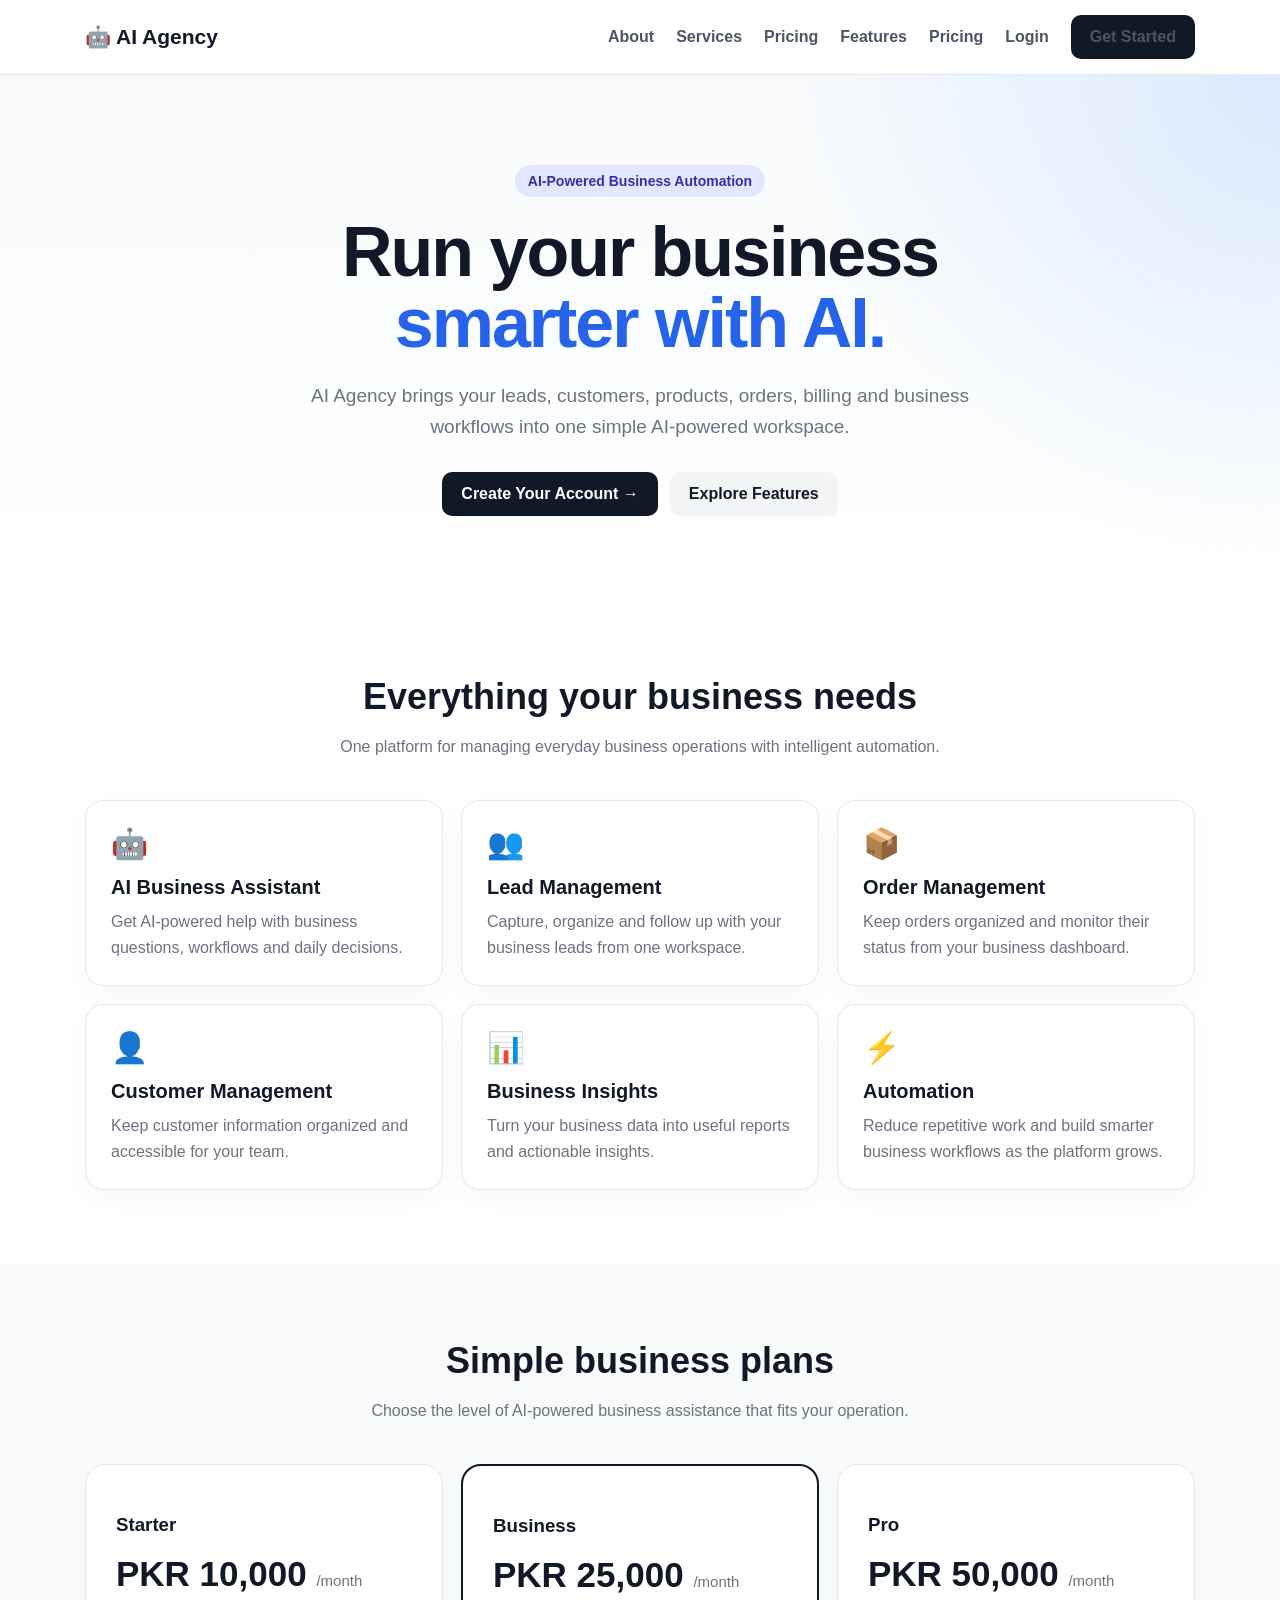
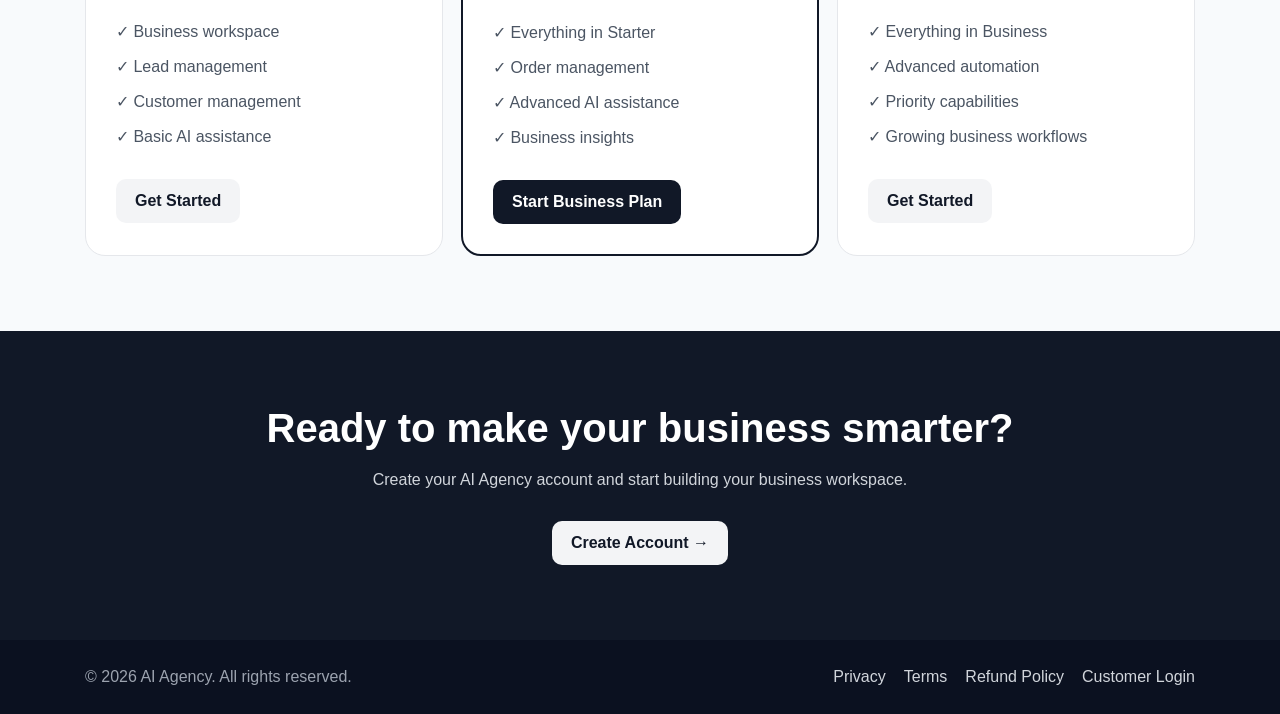
<file: templates/index.html>
<!doctype html>
<html lang="en">
<head>
    <meta charset="utf-8">

    <meta name="viewport"
          content="width=device-width,initial-scale=1,viewport-fit=cover">

    <meta name="description"
          content="AI Agency helps businesses manage leads, customers, orders and workflows with AI-powered business automation.">

    <meta name="theme-color" content="#111827">

    <link rel="manifest" href="/static/manifest.json">

    <title>AI Agency — AI Business Automation</title>

    <style>
        *{box-sizing:border-box}

        html{scroll-behavior:smooth}

        body{
            margin:0;
            font-family:Arial,Helvetica,sans-serif;
            color:#111827;
            background:#fff;
        }

        a{text-decoration:none}

        .nav{
            position:sticky;
            top:0;
            z-index:50;
            background:#ffffffee;
            backdrop-filter:blur(12px);
            border-bottom:1px solid #e5e7eb;
        }

        .nav-inner{
            max-width:1150px;
            margin:auto;
            padding:15px 20px;
            display:flex;
            align-items:center;
            justify-content:space-between;
        }

        .brand{
            color:#111827;
            font-size:21px;
            font-weight:900;
        }

        .nav-links{
            display:flex;
            align-items:center;
            gap:22px;
        }

        .nav-links a{
            color:#4b5563;
            font-weight:600;
        }

        .btn{
            display:inline-block;
            padding:13px 19px;
            border-radius:10px;
            font-weight:800;
            transition:.2s;
        }

        .btn-primary{
            color:white;
            background:#111827;
        }

        .btn-secondary{
            color:#111827;
            background:#f3f4f6;
        }

        .hero{
            background:
                radial-gradient(circle at top right,#dbeafe,transparent 35%),
                linear-gradient(180deg,#f8fafc,#fff);
        }

        .hero-inner{
            max-width:1150px;
            margin:auto;
            padding:90px 20px 85px;
            text-align:center;
        }

        .badge{
            display:inline-block;
            padding:8px 13px;
            border-radius:999px;
            background:#e0e7ff;
            color:#3730a3;
            font-size:14px;
            font-weight:800;
            margin-bottom:20px;
        }

        .hero h1{
            max-width:850px;
            margin:0 auto 20px;
            font-size:clamp(38px,7vw,70px);
            line-height:1.02;
            letter-spacing:-2px;
        }

        .hero h1 span{
            color:#2563eb;
        }

        .hero p{
            max-width:700px;
            margin:0 auto 30px;
            color:#6b7280;
            font-size:19px;
            line-height:1.65;
        }

        .hero-actions{
            display:flex;
            justify-content:center;
            gap:12px;
            flex-wrap:wrap;
        }

        .section{
            max-width:1150px;
            margin:auto;
            padding:75px 20px;
        }

        .section-heading{
            text-align:center;
            max-width:700px;
            margin:0 auto 40px;
        }

        .section-heading h2{
            margin:0 0 12px;
            font-size:36px;
        }

        .section-heading p{
            color:#6b7280;
            line-height:1.6;
        }

        .grid{
            display:grid;
            grid-template-columns:repeat(3,1fr);
            gap:18px;
        }

        .card{
            padding:25px;
            border:1px solid #e5e7eb;
            border-radius:18px;
            background:white;
            box-shadow:0 8px 30px #00000008;
        }

        .icon{
            font-size:30px;
            margin-bottom:15px;
        }

        .card h3{
            margin:0 0 10px;
            font-size:20px;
        }

        .card p{
            color:#6b7280;
            line-height:1.6;
            margin:0;
        }

        .pricing{
            background:#f8fafc;
        }

        .price-card{
            border:1px solid #e5e7eb;
            border-radius:20px;
            background:white;
            padding:30px;
        }

        .price-card.featured{
            border:2px solid #111827;
        }

        .price{
            font-size:35px;
            font-weight:900;
            margin:15px 0;
        }

        .price small{
            font-size:15px;
            color:#6b7280;
            font-weight:500;
        }

        .price-list{
            list-style:none;
            padding:0;
            margin:20px 0 25px;
        }

        .price-list li{
            padding:8px 0;
            color:#4b5563;
        }

        .cta{
            background:#111827;
            color:white;
            text-align:center;
        }

        .cta-inner{
            max-width:800px;
            margin:auto;
            padding:75px 20px;
        }

        .cta h2{
            font-size:40px;
            margin:0 0 15px;
        }

        .cta p{
            color:#d1d5db;
            line-height:1.6;
            margin-bottom:28px;
        }

        footer{
            background:#0b1120;
            color:#9ca3af;
        }

        .footer-inner{
            max-width:1150px;
            margin:auto;
            padding:28px 20px;
            display:flex;
            justify-content:space-between;
            gap:20px;
            flex-wrap:wrap;
        }

        .footer-links{
            display:flex;
            gap:18px;
            flex-wrap:wrap;
        }

        .footer-links a{
            color:#d1d5db;
        }

        @media(max-width:800px){
            .nav-links a:not(.btn){
                display:none;
            }

            .grid{
                grid-template-columns:1fr;
            }

            .hero-inner{
                padding:65px 18px;
            }

            .section{
                padding:60px 18px;
            }

            .cta h2{
                font-size:32px;
            }
        }
    </style>
</head>

<body>

<nav class="nav">
    <div class="nav-inner">

        <a class="brand" href="/">🤖 AI Agency</a>

        <div class="nav-links">
            <a href="/about">About</a>
<a href="/services">Services</a>
<a href="/pricing">Pricing</a>
<a href="#features">Features</a>
            <a href="#pricing">Pricing</a>
            <a href="/customer-login">Login</a>
            <a class="btn btn-primary" href="/signup">Get Started</a>
        </div>

    </div>
</nav>

<section class="hero">
    <div class="hero-inner">

        <div class="badge">AI-Powered Business Automation</div>

        <h1>
            Run your business
            <span>smarter with AI.</span>
        </h1>

        <p>
            AI Agency brings your leads, customers, products, orders,
            billing and business workflows into one simple AI-powered
            workspace.
        </p>

        <div class="hero-actions">
            <a class="btn btn-primary" href="/signup">
                Create Your Account →
            </a>

            <a class="btn btn-secondary" href="#features">
                Explore Features
            </a>
        </div>

    </div>
</section>

<section class="section" id="features">

    <div class="section-heading">
        <h2>Everything your business needs</h2>
        <p>
            One platform for managing everyday business operations
            with intelligent automation.
        </p>
    </div>

    <div class="grid">

        <div class="card">
            <div class="icon">🤖</div>
            <h3>AI Business Assistant</h3>
            <p>
                Get AI-powered help with business questions,
                workflows and daily decisions.
            </p>
        </div>

        <div class="card">
            <div class="icon">👥</div>
            <h3>Lead Management</h3>
            <p>
                Capture, organize and follow up with your business
                leads from one workspace.
            </p>
        </div>

        <div class="card">
            <div class="icon">📦</div>
            <h3>Order Management</h3>
            <p>
                Keep orders organized and monitor their status
                from your business dashboard.
            </p>
        </div>

        <div class="card">
            <div class="icon">👤</div>
            <h3>Customer Management</h3>
            <p>
                Keep customer information organized and accessible
                for your team.
            </p>
        </div>

        <div class="card">
            <div class="icon">📊</div>
            <h3>Business Insights</h3>
            <p>
                Turn your business data into useful reports and
                actionable insights.
            </p>
        </div>

        <div class="card">
            <div class="icon">⚡</div>
            <h3>Automation</h3>
            <p>
                Reduce repetitive work and build smarter business
                workflows as the platform grows.
            </p>
        </div>

    </div>

</section>

<section class="pricing" id="pricing">

    <div class="section">

        <div class="section-heading">
            <h2>Simple business plans</h2>
            <p>
                Choose the level of AI-powered business assistance
                that fits your operation.
            </p>
        </div>

        <div class="grid">

            <div class="price-card">
                <h3>Starter</h3>

                <div class="price">
                    PKR 10,000
                    <small>/month</small>
                </div>

                <ul class="price-list">
                    <li>✓ Business workspace</li>
                    <li>✓ Lead management</li>
                    <li>✓ Customer management</li>
                    <li>✓ Basic AI assistance</li>
                </ul>

                <a class="btn btn-secondary" href="/signup">
                    Get Started
                </a>
            </div>

            <div class="price-card featured">
                <h3>Business</h3>

                <div class="price">
                    PKR 25,000
                    <small>/month</small>
                </div>

                <ul class="price-list">
                    <li>✓ Everything in Starter</li>
                    <li>✓ Order management</li>
                    <li>✓ Advanced AI assistance</li>
                    <li>✓ Business insights</li>
                </ul>

                <a class="btn btn-primary" href="/signup">
                    Start Business Plan
                </a>
            </div>

            <div class="price-card">
                <h3>Pro</h3>

                <div class="price">
                    PKR 50,000
                    <small>/month</small>
                </div>

                <ul class="price-list">
                    <li>✓ Everything in Business</li>
                    <li>✓ Advanced automation</li>
                    <li>✓ Priority capabilities</li>
                    <li>✓ Growing business workflows</li>
                </ul>

                <a class="btn btn-secondary" href="/signup">
                    Get Started
                </a>
            </div>

        </div>

    </div>

</section>

<section class="cta">

    <div class="cta-inner">

        <h2>Ready to make your business smarter?</h2>

        <p>
            Create your AI Agency account and start building your
            business workspace.
        </p>

        <a class="btn btn-secondary" href="/signup">
            Create Account →
        </a>

    </div>

</section>

<footer>

    <div class="footer-inner">

        <div>
            © 2026 AI Agency. All rights reserved.
        </div>

        <div class="footer-links">
            <a href="/privacy">Privacy</a>
            <a href="/terms">Terms</a>
            <a href="/refund-policy">Refund Policy</a>
            <a href="/customer-login">Customer Login</a>
        </div>

    </div>

</footer>

<script>
if ("serviceWorker" in navigator) {
    window.addEventListener("load", function () {
        navigator.serviceWorker.register("/service-worker.js")
            .catch(function () {});
    });
}
</script>

</body>
</html>
</file>
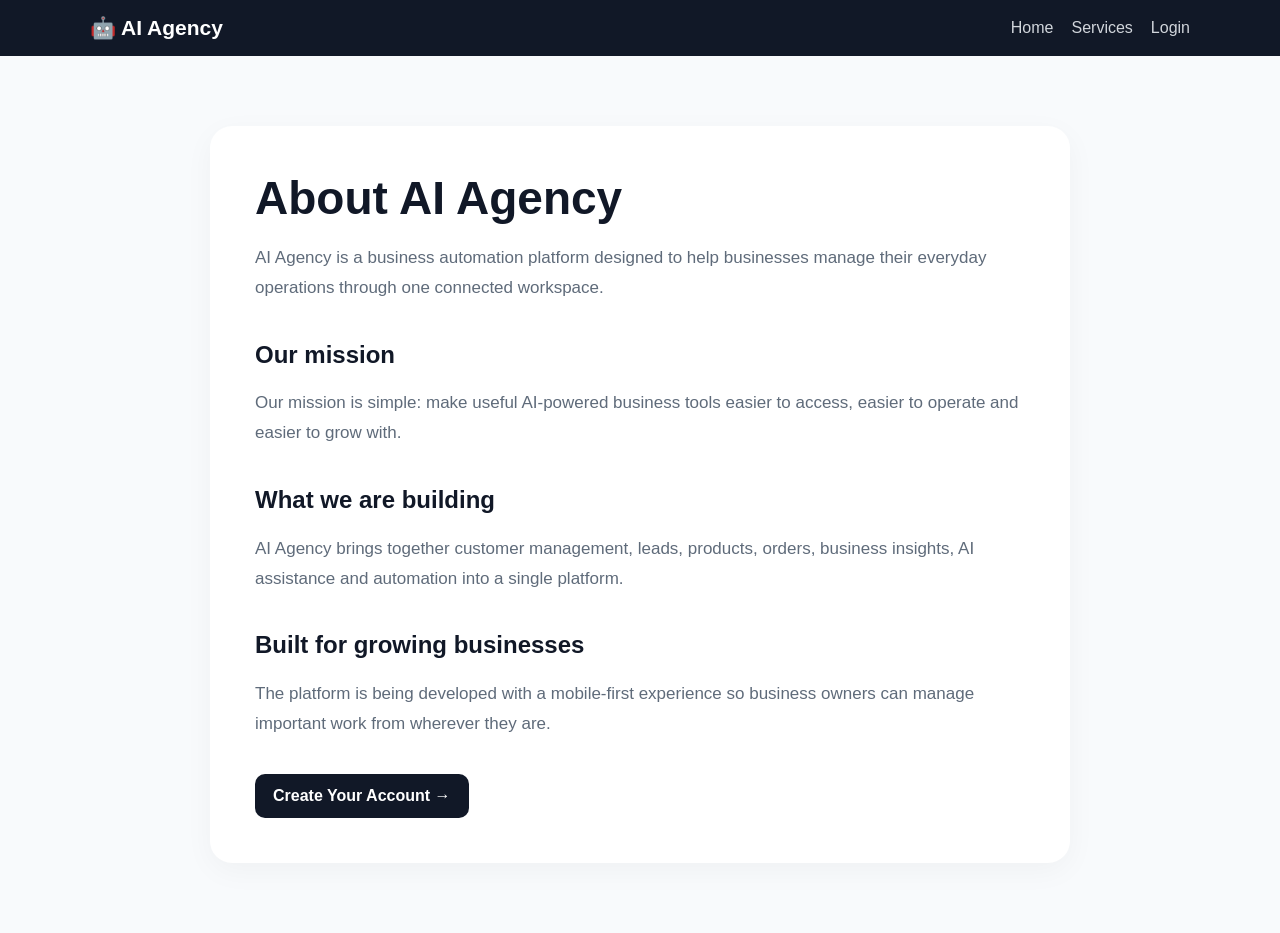
<file: templates/about.html>
<!doctype html>
<html lang="en">
<head>
<meta charset="utf-8">
<meta name="viewport" content="width=device-width,initial-scale=1">
<meta name="description"
content="Learn about AI Agency and our mission to simplify business operations with AI.">
<title>About AI Agency</title>
<style>
*{box-sizing:border-box}
body{margin:0;font-family:Arial,sans-serif;color:#111827;background:#f8fafc}
nav{background:#111827;padding:16px 20px}
.nav{max-width:1100px;margin:auto;display:flex;justify-content:space-between;align-items:center}
.brand{color:white;font-size:21px;font-weight:900;text-decoration:none}
.links{display:flex;gap:18px;align-items:center}
.links a{color:#d1d5db;text-decoration:none}
main{max-width:900px;margin:auto;padding:70px 20px}
.hero{background:white;padding:45px;border-radius:22px;box-shadow:0 8px 30px #0000000a}
h1{font-size:46px;margin:0 0 18px}
h2{margin-top:38px}
p{color:#5f6b7a;line-height:1.75;font-size:17px}
.cta{display:inline-block;margin-top:18px;padding:13px 18px;
background:#111827;color:white;border-radius:10px;text-decoration:none;font-weight:800}
@media(max-width:600px){h1{font-size:36px}.hero{padding:28px}}
</style>
</head>
<body>
<nav>
<div class="nav">
<a class="brand" href="/">🤖 AI Agency</a>
<div class="links">
<a href="/">Home</a>
<a href="/services">Services</a>
<a href="/customer-login">Login</a>
</div>
</div>
</nav>

<main>
<section class="hero">
<h1>About AI Agency</h1>

<p>
AI Agency is a business automation platform designed to help businesses
manage their everyday operations through one connected workspace.
</p>

<h2>Our mission</h2>
<p>
Our mission is simple: make useful AI-powered business tools easier to
access, easier to operate and easier to grow with.
</p>

<h2>What we are building</h2>
<p>
AI Agency brings together customer management, leads, products, orders,
business insights, AI assistance and automation into a single platform.
</p>

<h2>Built for growing businesses</h2>
<p>
The platform is being developed with a mobile-first experience so business
owners can manage important work from wherever they are.
</p>

<a class="cta" href="/signup">Create Your Account →</a>
</section>
</main>
</body>
</html>
</file>
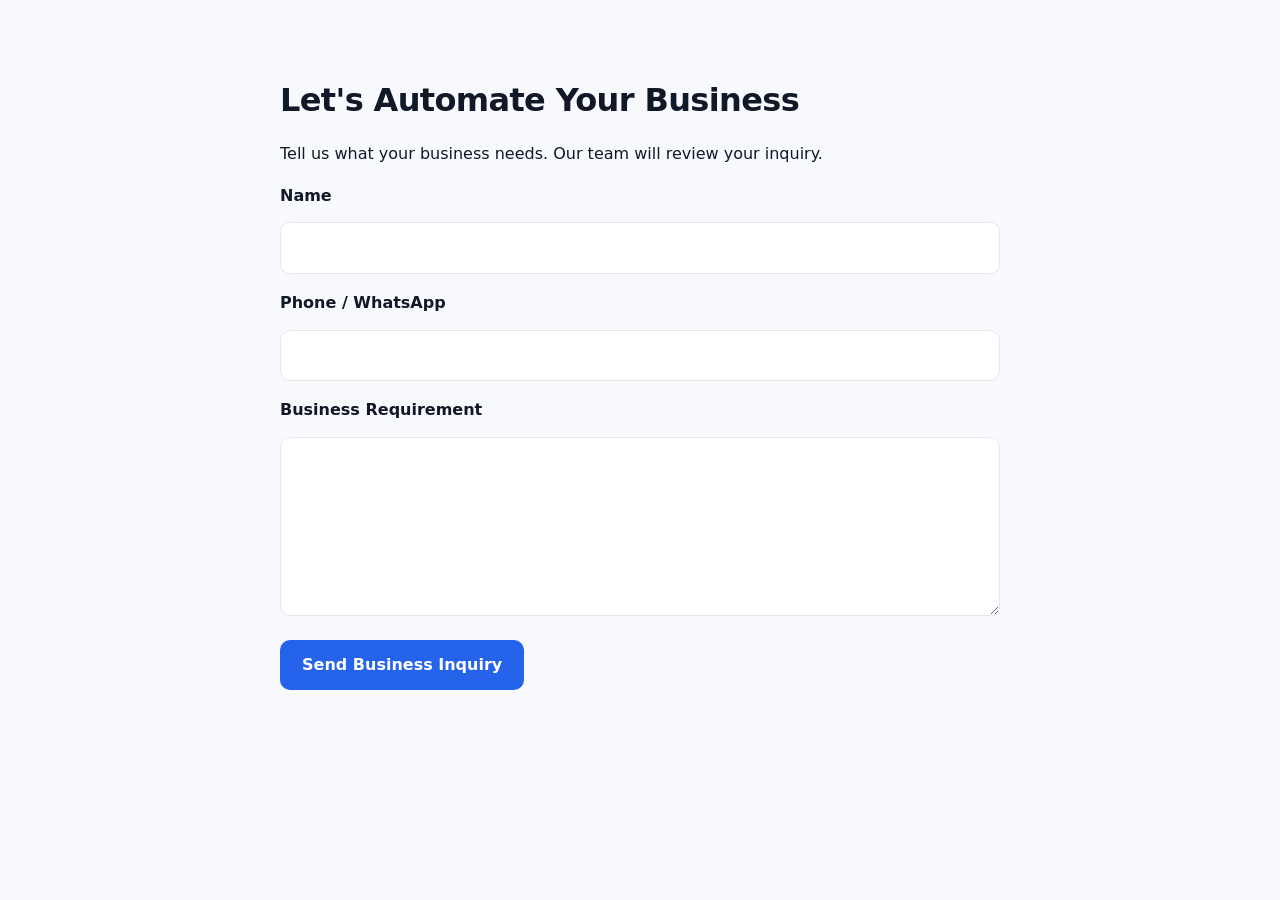
<file: templates/contact.html>
<!doctype html>
<html lang="en">
<head>
    <meta charset="utf-8">
    <meta name="viewport" content="width=device-width,initial-scale=1">
    <title>Contact AI Agency</title>
    <meta name="description" content="Contact AI Agency for AI business automation, customer management and business solutions.">
    <link rel="stylesheet" href="/static/style.css">
</head>
<body>
<main style="max-width:760px;margin:40px auto;padding:20px">
    <h1>Let's Automate Your Business</h1>
    <p>Tell us what your business needs. Our team will review your inquiry.</p>

    <form id="contactForm">
        <label>Name</label><br>
        <input id="name" required maxlength="120"
               style="width:100%;padding:12px;margin:8px 0 16px">

        <label>Phone / WhatsApp</label><br>
        <input id="phone" maxlength="50"
               style="width:100%;padding:12px;margin:8px 0 16px">

        <label>Business Requirement</label><br>
        <textarea id="message" required maxlength="500" rows="6"
                  style="width:100%;padding:12px;margin:8px 0 16px"></textarea>

        <button type="submit" style="padding:12px 22px">
            Send Business Inquiry
        </button>
    </form>

    <p id="result"></p>
</main>

<script>
function getCookie(name) {
    const value = document.cookie.split("; ").find(row => row.startsWith(name + "="));
    return value ? decodeURIComponent(value.split("=")[1]) : "";
}

document.getElementById("contactForm").addEventListener("submit", async function(e) {
    e.preventDefault();

    const result = document.getElementById("result");
    result.textContent = "Sending...";

    const response = await fetch("/contact", {
        method: "POST",
        headers: {
            "Content-Type": "application/json",
            "X-CSRF-Token": getCookie("ai_agency_csrf")
        },
        body: JSON.stringify({
            name: document.getElementById("name").value.trim(),
            phone: document.getElementById("phone").value.trim(),
            message: document.getElementById("message").value.trim()
        })
    });

    const data = await response.json();

    if (response.ok) {
        result.textContent = "Thank you! Your business inquiry has been received.";
        document.getElementById("contactForm").reset();
    } else {
        result.textContent = data.error || "Unable to send inquiry.";
    }
});
</script>
</body>
</html>
</file>
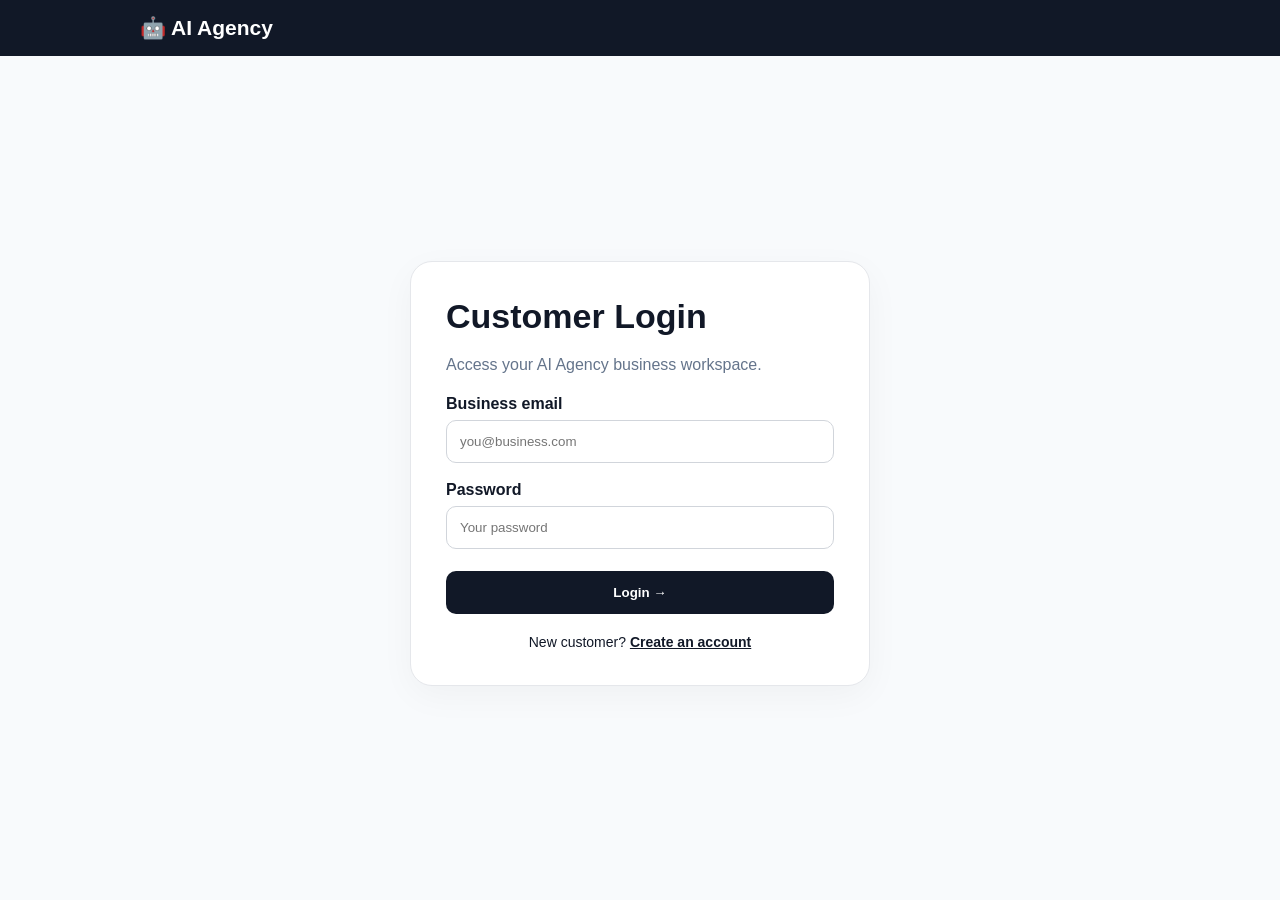
<file: templates/customer_login.html>
<!doctype html>
<html lang="en">
<head>
<meta charset="utf-8">
<meta name="viewport" content="width=device-width,initial-scale=1">

<meta name="description"
content="Customer login for AI Agency business platform.">

<title>Customer Login — AI Agency</title>

<style>
*{box-sizing:border-box}

body{
    margin:0;
    font-family:Arial,Helvetica,sans-serif;
    background:#f8fafc;
    color:#111827;
}

nav{
    background:#111827;
    padding:16px 20px;
}

.nav{
    max-width:1000px;
    margin:auto;
}

.brand{
    color:white;
    text-decoration:none;
    font-size:21px;
    font-weight:900;
}

main{
    min-height:calc(100vh - 65px);
    display:flex;
    align-items:center;
    justify-content:center;
    padding:30px 20px;
}

.card{
    width:100%;
    max-width:460px;
    background:white;
    border:1px solid #e5e7eb;
    border-radius:22px;
    padding:35px;
    box-shadow:0 10px 35px #0000000a;
}

h1{
    margin:0 0 12px;
    font-size:34px;
}

p{
    color:#64748b;
    line-height:1.6;
}

label{
    display:block;
    margin:18px 0 7px;
    font-weight:700;
}

input{
    width:100%;
    padding:13px;
    border:1px solid #d1d5db;
    border-radius:10px;
}

button{
    width:100%;
    margin-top:22px;
    padding:14px;
    border:0;
    border-radius:10px;
    background:#111827;
    color:white;
    font-weight:800;
}

.signup{
    text-align:center;
    margin-top:20px;
    font-size:14px;
}

.signup a{
    color:#111827;
    font-weight:800;
}
</style>
</head>

<body>

<nav>
<div class="nav">
<a class="brand" href="/">🤖 AI Agency</a>
</div>
</nav>

<main>

<section class="card">

<h1>Customer Login</h1>

<p>
Access your AI Agency business workspace.
</p>

<form>

<label for="email">Business email</label>
<input id="email" type="email"
placeholder="you@business.com" autocomplete="email">

<label for="password">Password</label>
<input id="password" type="password"
placeholder="Your password" autocomplete="current-password">

<button type="button"
onclick="alert('Customer authentication will be connected in Phase 3.')">
Login →
</button>

</form>

<div class="signup">
New customer?
<a href="/signup">Create an account</a>
</div>

</section>

</main>

</body>
</html>
</file>
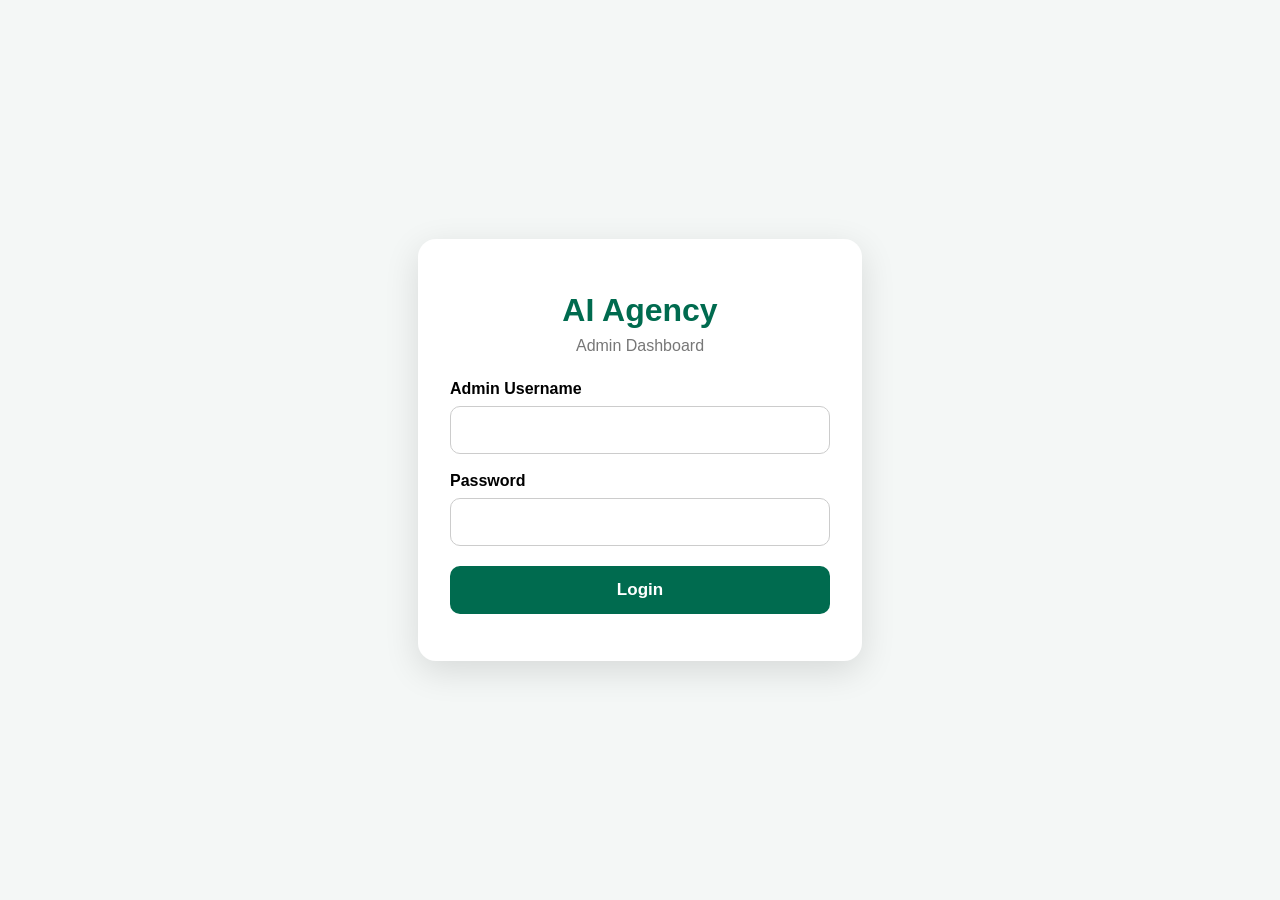
<file: templates/login.html>
<!DOCTYPE html>
<html>
<head>
<meta charset="UTF-8">
<meta name="viewport" content="width=device-width, initial-scale=1.0">
<title>AI Agency - Admin Login</title>
<style>
body{
    margin:0;
    min-height:100vh;
    display:flex;
    align-items:center;
    justify-content:center;
    background:#f4f7f6;
    font-family:Arial,sans-serif;
}
.box{
    width:min(90%,380px);
    background:white;
    padding:32px;
    border-radius:18px;
    box-shadow:0 10px 35px rgba(0,0,0,.12);
}
h1{
    text-align:center;
    color:#006b4f;
    margin-bottom:8px;
}
.sub{
    text-align:center;
    color:#777;
    margin-bottom:25px;
}
label{
    display:block;
    font-weight:bold;
    margin-bottom:8px;
}
input{
    width:100%;
    padding:14px;
    box-sizing:border-box;
    border:1px solid #ccc;
    border-radius:10px;
    font-size:16px;
}
button{
    width:100%;
    margin-top:20px;
    padding:14px;
    border:0;
    border-radius:10px;
    background:#006b4f;
    color:white;
    font-size:17px;
    font-weight:bold;
}
#msg{
    text-align:center;
    margin-top:15px;
    color:#c62828;
}
</style>

<script>
(function () {
    const originalFetch = window.fetch;

    function getCsrfToken() {
        const prefix = "ai_agency_csrf=";
        const item = document.cookie
            .split("; ")
            .find(row => row.startsWith(prefix));

        return item ? decodeURIComponent(item.substring(prefix.length)) : "";
    }

    window.fetch = function (input, init) {
        init = init || {};
        const method = (init.method || "GET").toUpperCase();

        if (["POST", "PUT", "PATCH", "DELETE"].includes(method)) {
            init.headers = new Headers(init.headers || {});
            const token = getCsrfToken();

            if (token) {
                init.headers.set("X-CSRF-Token", token);
            }
        }

        return originalFetch(input, init);
    };
})();
</script>

</head>

<body>

<div class="box">
    <h1>AI Agency</h1>
    <div class="sub">Admin Dashboard</div>

    <form id="loginForm" autocomplete="off">

        <label>Admin Username</label>
        <input id="username" name="username" type="text" autocomplete="username" required>

        <label style="margin-top:18px;">Password</label>
        <input
            id="password"
            name="agency_secure_pass_2026"
            type="password"
            autocomplete="off"
            readonly
            required
        >

        <button type="submit">Login</button>

        <div id="msg"></div>
    </form>
</div>

<script>
const passwordBox = document.getElementById("password");
      setTimeout(function(){ passwordBox.value = ""; }, 500);

passwordBox.addEventListener("focus", function(){
    passwordBox.removeAttribute("readonly");
});

document.getElementById("loginForm").addEventListener("submit", async function(e){
    e.preventDefault();

    const username = document.getElementById("username").value.trim();
      const password = document.getElementById("password").value;
    const msg = document.getElementById("msg");

    msg.textContent = "Logging in...";

    try {
        const response = await fetch("/login", {
            method: "POST",
            headers: {
                "Content-Type": "application/json"
            },
            body: JSON.stringify({
                username: username,
                password: password
            })
        });

        const data = await response.json();

        if (response.ok) {
            window.location.href = "/";
        } else {
            msg.textContent = data.error || "Invalid password.";
        }

    } catch(error) {
        msg.textContent = "Connection error.";
    }
});
</script>

</body>
</html>
</file>
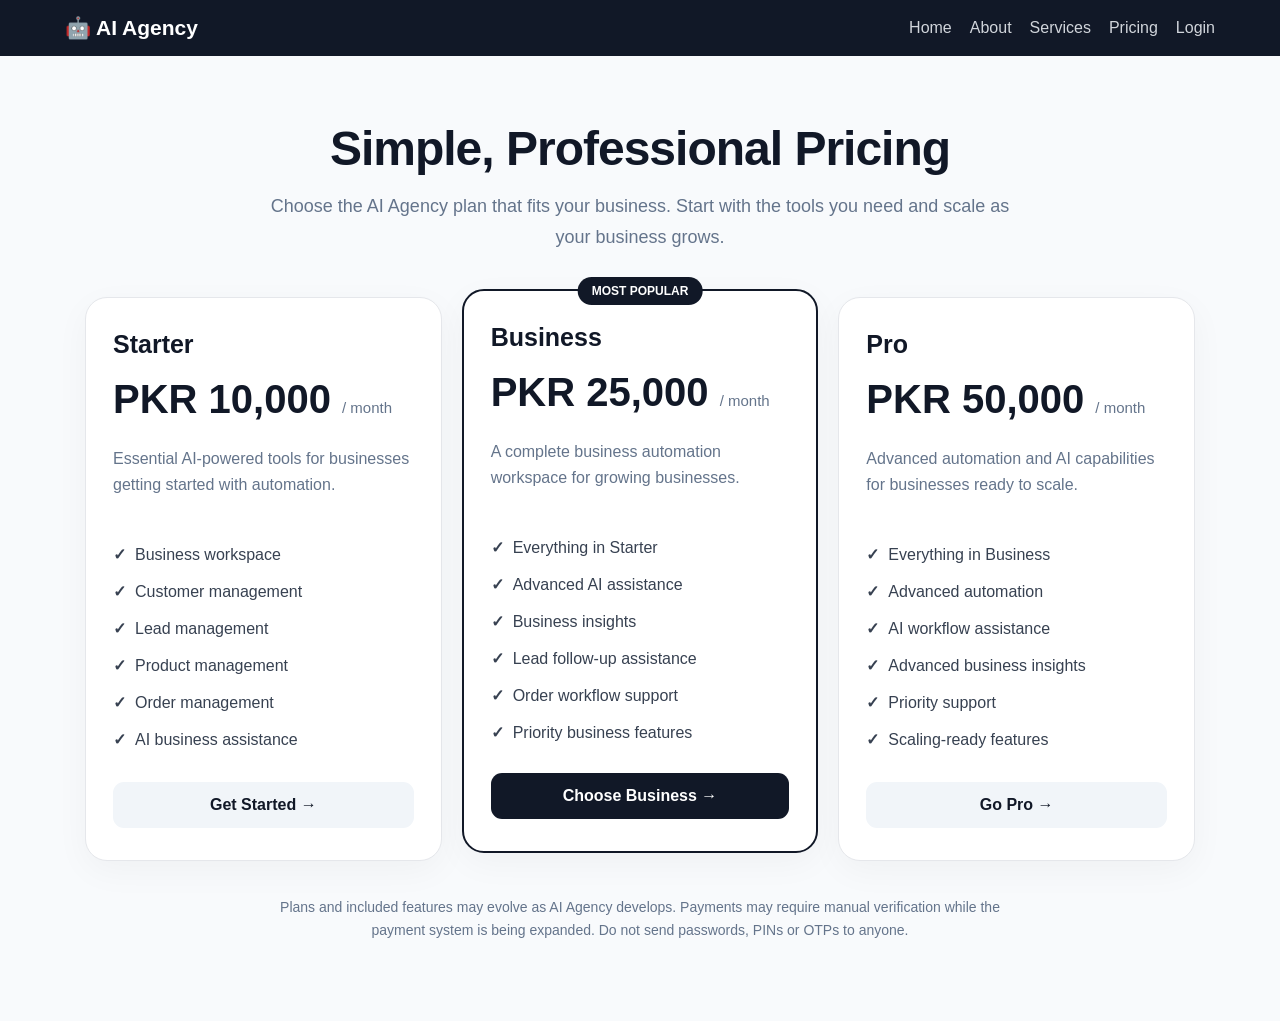
<file: templates/pricing.html>
<!doctype html>
<html lang="en">
<head>
<meta charset="utf-8">
<meta name="viewport" content="width=device-width,initial-scale=1">

<meta name="description"
content="AI Agency pricing plans for business automation, AI assistance,
customer management, leads, orders and business workflows.">

<meta name="robots" content="index,follow">

<title>Pricing — AI Agency</title>

<style>
*{box-sizing:border-box}

body{
    margin:0;
    font-family:Arial,Helvetica,sans-serif;
    color:#111827;
    background:#f8fafc;
}

nav{
    background:#111827;
    padding:16px 20px;
}

.nav{
    max-width:1150px;
    margin:auto;
    display:flex;
    justify-content:space-between;
    align-items:center;
    gap:20px;
}

.brand{
    color:white;
    text-decoration:none;
    font-size:21px;
    font-weight:900;
}

.links{
    display:flex;
    gap:18px;
    align-items:center;
    flex-wrap:wrap;
}

.links a{
    color:#d1d5db;
    text-decoration:none;
}

main{
    max-width:1150px;
    margin:auto;
    padding:65px 20px 80px;
}

.heading{
    text-align:center;
    max-width:760px;
    margin:0 auto 45px;
}

.heading h1{
    font-size:48px;
    margin:0 0 15px;
    letter-spacing:-1px;
}

.heading p{
    color:#64748b;
    font-size:18px;
    line-height:1.7;
    margin:0;
}

.grid{
    display:grid;
    grid-template-columns:repeat(3,1fr);
    gap:20px;
    align-items:stretch;
}

.card{
    position:relative;
    background:white;
    border:1px solid #e5e7eb;
    border-radius:22px;
    padding:32px 27px;
    box-shadow:0 10px 35px #0000000a;
    display:flex;
    flex-direction:column;
}

.card.featured{
    border:2px solid #111827;
    transform:translateY(-8px);
}

.badge{
    position:absolute;
    top:-14px;
    left:50%;
    transform:translateX(-50%);
    background:#111827;
    color:white;
    padding:7px 14px;
    border-radius:999px;
    font-size:12px;
    font-weight:800;
    white-space:nowrap;
}

.plan{
    font-size:25px;
    font-weight:900;
    margin-bottom:10px;
}

.price{
    font-size:40px;
    font-weight:900;
    margin:8px 0;
}

.price span{
    font-size:15px;
    color:#64748b;
    font-weight:500;
}

.description{
    color:#64748b;
    line-height:1.6;
    min-height:52px;
}

ul{
    list-style:none;
    padding:0;
    margin:22px 0;
    flex:1;
}

li{
    padding:9px 0;
    color:#374151;
}

li:before{
    content:"✓";
    font-weight:900;
    margin-right:9px;
}

.button{
    display:block;
    text-align:center;
    text-decoration:none;
    background:#111827;
    color:white;
    padding:14px 18px;
    border-radius:11px;
    font-weight:800;
}

.button.secondary{
    background:#f1f5f9;
    color:#111827;
}

.note{
    text-align:center;
    color:#64748b;
    margin:35px auto 0;
    max-width:750px;
    line-height:1.6;
    font-size:14px;
}

@media(max-width:850px){
    .grid{
        grid-template-columns:1fr;
        max-width:520px;
        margin:auto;
    }

    .card.featured{
        transform:none;
    }

    .heading h1{
        font-size:38px;
    }
}

@media(max-width:600px){
    .nav{
        flex-direction:column;
        align-items:flex-start;
    }

    main{
        padding-top:45px;
    }
}
</style>
</head>

<body>

<nav>
<div class="nav">

<a class="brand" href="/">🤖 AI Agency</a>

<div class="links">
<a href="/">Home</a>
<a href="/about">About</a>
<a href="/services">Services</a>
<a href="/pricing">Pricing</a>
<a href="/customer-login">Login</a>
</div>

</div>
</nav>

<main>

<section class="heading">

<h1>Simple, Professional Pricing</h1>

<p>
Choose the AI Agency plan that fits your business.
Start with the tools you need and scale as your business grows.
</p>

</section>

<section class="grid">

<!-- STARTER -->
<div class="card">

<div class="plan">Starter</div>

<div class="price">
PKR 10,000 <span>/ month</span>
</div>

<p class="description">
Essential AI-powered tools for businesses getting started with automation.
</p>

<ul>
<li>Business workspace</li>
<li>Customer management</li>
<li>Lead management</li>
<li>Product management</li>
<li>Order management</li>
<li>AI business assistance</li>
</ul>

<a class="button secondary" href="/payment?plan=Starter">
Get Started →
</a>

</div>


<!-- BUSINESS -->
<div class="card featured">

<div class="badge">MOST POPULAR</div>

<div class="plan">Business</div>

<div class="price">
PKR 25,000 <span>/ month</span>
</div>

<p class="description">
A complete business automation workspace for growing businesses.
</p>

<ul>
<li>Everything in Starter</li>
<li>Advanced AI assistance</li>
<li>Business insights</li>
<li>Lead follow-up assistance</li>
<li>Order workflow support</li>
<li>Priority business features</li>
</ul>

<a class="button" href="/payment?plan=Business">
Choose Business →
</a>

</div>


<!-- PRO -->
<div class="card">

<div class="plan">Pro</div>

<div class="price">
PKR 50,000 <span>/ month</span>
</div>

<p class="description">
Advanced automation and AI capabilities for businesses ready to scale.
</p>

<ul>
<li>Everything in Business</li>
<li>Advanced automation</li>
<li>AI workflow assistance</li>
<li>Advanced business insights</li>
<li>Priority support</li>
<li>Scaling-ready features</li>
</ul>

<a class="button secondary" href="/payment?plan=Pro">
Go Pro →
</a>

</div>

</section>

<p class="note">
Plans and included features may evolve as AI Agency develops.
Payments may require manual verification while the payment system is being
expanded. Do not send passwords, PINs or OTPs to anyone.
</p>

</main>

</body>
</html>
</file>
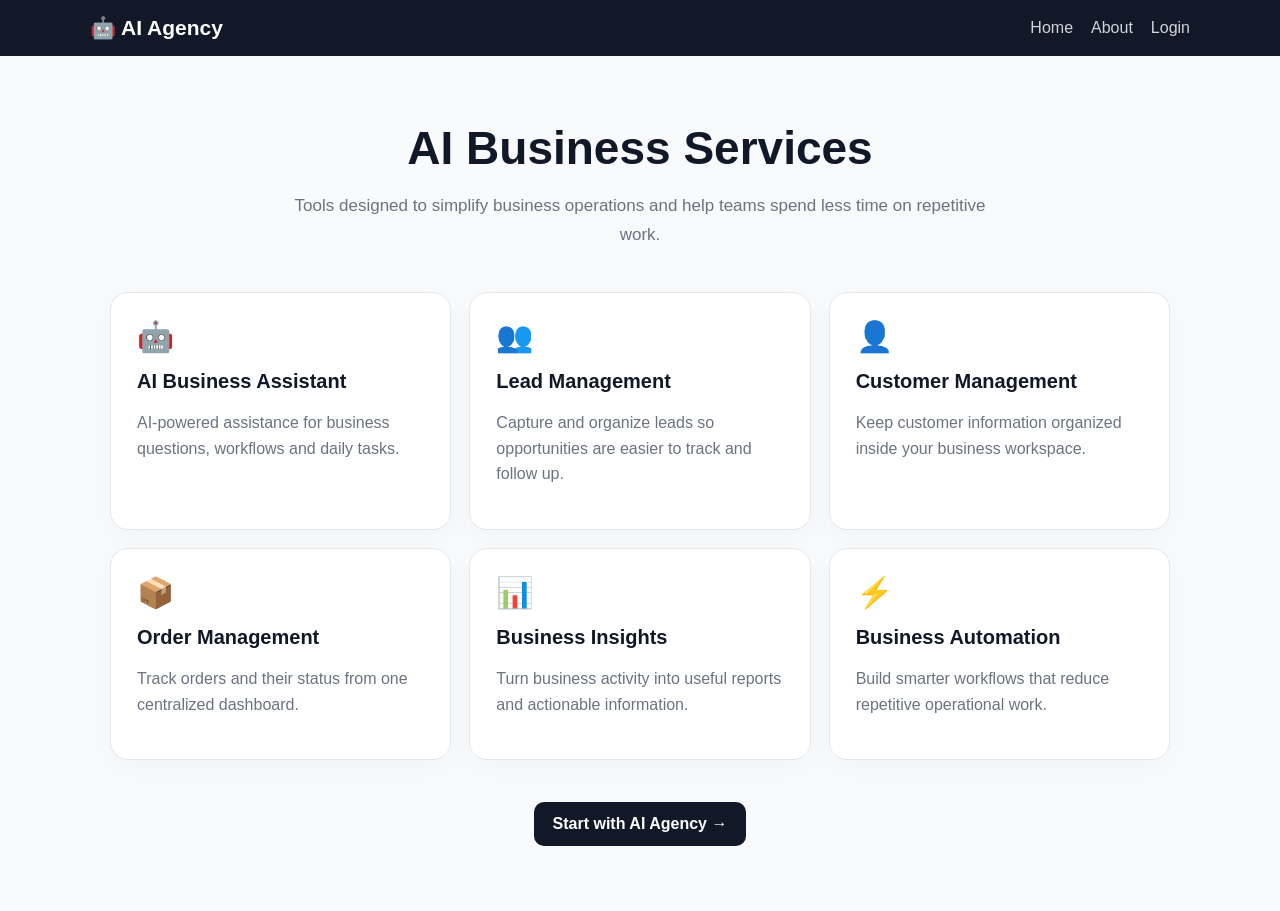
<file: templates/services.html>
<!doctype html>
<html lang="en">
<head>
<meta charset="utf-8">
<meta name="viewport" content="width=device-width,initial-scale=1">
<meta name="description"
content="AI Agency business automation, AI assistance, customer management, leads and orders.">
<title>AI Agency — Services</title>
<style>
*{box-sizing:border-box}
body{margin:0;font-family:Arial,sans-serif;color:#111827;background:#f8fafc}
nav{background:#111827;padding:16px 20px}
.nav{max-width:1100px;margin:auto;display:flex;justify-content:space-between;align-items:center}
.brand{color:white;font-size:21px;font-weight:900;text-decoration:none}
.links{display:flex;gap:18px;align-items:center}
.links a{color:#d1d5db;text-decoration:none}
main{max-width:1100px;margin:auto;padding:65px 20px}
.heading{text-align:center;max-width:720px;margin:0 auto 42px}
.heading h1{font-size:46px;margin:0 0 14px}
.heading p{color:#6b7280;line-height:1.7;font-size:17px}
.grid{display:grid;grid-template-columns:repeat(3,1fr);gap:18px}
.card{background:white;border:1px solid #e5e7eb;border-radius:18px;
padding:26px;box-shadow:0 8px 30px #00000008}
.icon{font-size:30px}
h2{font-size:20px}
.card p{color:#6b7280;line-height:1.6}
.cta{text-align:center;margin-top:42px}
.button{display:inline-block;background:#111827;color:white;padding:13px 19px;
border-radius:10px;text-decoration:none;font-weight:800}
@media(max-width:800px){.grid{grid-template-columns:1fr}.heading h1{font-size:37px}}
</style>
</head>
<body>
<nav>
<div class="nav">
<a class="brand" href="/">🤖 AI Agency</a>
<div class="links">
<a href="/">Home</a>
<a href="/about">About</a>
<a href="/customer-login">Login</a>
</div>
</div>
</nav>

<main>
<div class="heading">
<h1>AI Business Services</h1>
<p>
Tools designed to simplify business operations and help teams spend less
time on repetitive work.
</p>
</div>

<div class="grid">

<div class="card">
<div class="icon">🤖</div>
<h2>AI Business Assistant</h2>
<p>
AI-powered assistance for business questions, workflows and daily tasks.
</p>
</div>

<div class="card">
<div class="icon">👥</div>
<h2>Lead Management</h2>
<p>
Capture and organize leads so opportunities are easier to track and follow up.
</p>
</div>

<div class="card">
<div class="icon">👤</div>
<h2>Customer Management</h2>
<p>
Keep customer information organized inside your business workspace.
</p>
</div>

<div class="card">
<div class="icon">📦</div>
<h2>Order Management</h2>
<p>
Track orders and their status from one centralized dashboard.
</p>
</div>

<div class="card">
<div class="icon">📊</div>
<h2>Business Insights</h2>
<p>
Turn business activity into useful reports and actionable information.
</p>
</div>

<div class="card">
<div class="icon">⚡</div>
<h2>Business Automation</h2>
<p>
Build smarter workflows that reduce repetitive operational work.
</p>
</div>

</div>

<div class="cta">
<a class="button" href="/signup">Start with AI Agency →</a>
</div>
</main>
</body>
</html>
</file>
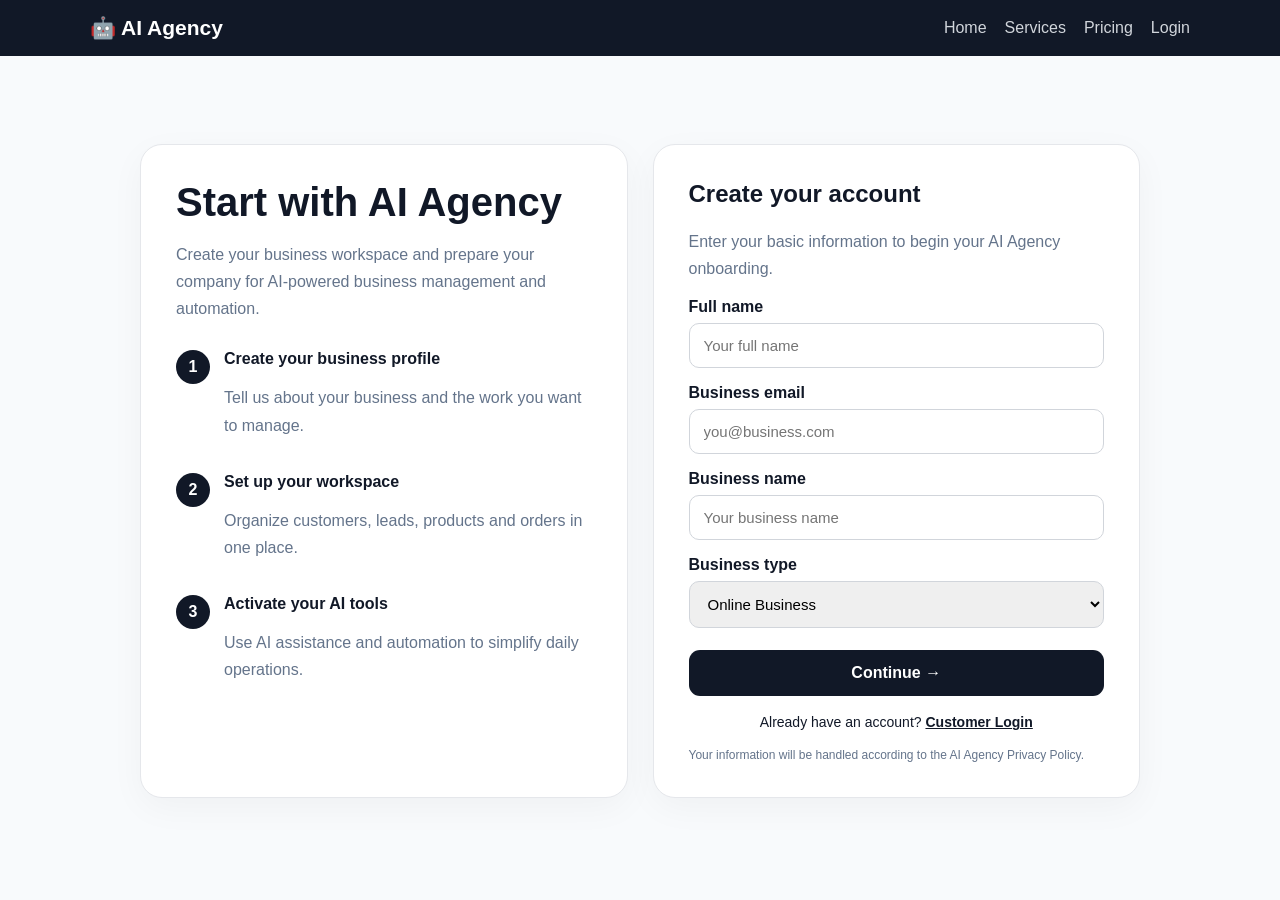
<file: templates/signup.html>
<!doctype html>
<html lang="en">
<head>
<meta charset="utf-8">
<meta name="viewport" content="width=device-width,initial-scale=1">

<meta name="description"
content="Create your AI Agency business account and start your AI-powered business journey.">

<meta name="robots" content="index,follow">

<title>Create Your Account — AI Agency</title>

<style>
*{box-sizing:border-box}

body{
    margin:0;
    font-family:Arial,Helvetica,sans-serif;
    background:#f8fafc;
    color:#111827;
}

nav{
    background:#111827;
    padding:16px 20px;
}

.nav{
    max-width:1100px;
    margin:auto;
    display:flex;
    justify-content:space-between;
    align-items:center;
}

.brand{
    color:white;
    text-decoration:none;
    font-size:21px;
    font-weight:900;
}

.links{
    display:flex;
    gap:18px;
}

.links a{
    color:#d1d5db;
    text-decoration:none;
}

main{
    min-height:calc(100vh - 70px);
    display:flex;
    align-items:center;
    justify-content:center;
    padding:45px 20px;
}

.wrapper{
    width:100%;
    max-width:1000px;
    display:grid;
    grid-template-columns:1fr 1fr;
    gap:25px;
}

.info,.form{
    background:white;
    border:1px solid #e5e7eb;
    border-radius:22px;
    padding:35px;
    box-shadow:0 10px 35px #0000000a;
}

h1{
    font-size:40px;
    margin:0 0 15px;
}

h2{
    margin-top:0;
}

p{
    color:#64748b;
    line-height:1.7;
}

.steps{
    margin-top:28px;
}

.step{
    display:flex;
    gap:14px;
    margin:18px 0;
}

.number{
    min-width:34px;
    height:34px;
    display:flex;
    align-items:center;
    justify-content:center;
    border-radius:50%;
    background:#111827;
    color:white;
    font-weight:900;
}

label{
    display:block;
    margin:16px 0 7px;
    font-weight:700;
}

input,select{
    width:100%;
    padding:13px 14px;
    border:1px solid #d1d5db;
    border-radius:10px;
    font-size:15px;
    outline:none;
}

input:focus,select:focus{
    border-color:#111827;
}

.button{
    display:block;
    width:100%;
    margin-top:22px;
    padding:14px;
    border:0;
    border-radius:11px;
    background:#111827;
    color:white;
    font-size:16px;
    font-weight:800;
    cursor:pointer;
    text-align:center;
    text-decoration:none;
}

.login{
    text-align:center;
    margin-top:18px;
    font-size:14px;
}

.login a{
    color:#111827;
    font-weight:800;
}

.note{
    margin-top:18px;
    font-size:12px;
    color:#64748b;
}

@media(max-width:800px){
    .wrapper{
        grid-template-columns:1fr;
    }

    h1{
        font-size:34px;
    }

    .links{
        display:none;
    }
}
</style>
</head>

<body>

<nav>
<div class="nav">
<a class="brand" href="/">🤖 AI Agency</a>

<div class="links">
<a href="/">Home</a>
<a href="/services">Services</a>
<a href="/pricing">Pricing</a>
<a href="/customer-login">Login</a>
</div>

</div>
</nav>

<main>

<div class="wrapper">

<section class="info">

<h1>Start with AI Agency</h1>

<p>
Create your business workspace and prepare your company for
AI-powered business management and automation.
</p>

<div class="steps">

<div class="step">
<div class="number">1</div>
<div>
<strong>Create your business profile</strong>
<p>Tell us about your business and the work you want to manage.</p>
</div>
</div>

<div class="step">
<div class="number">2</div>
<div>
<strong>Set up your workspace</strong>
<p>Organize customers, leads, products and orders in one place.</p>
</div>
</div>

<div class="step">
<div class="number">3</div>
<div>
<strong>Activate your AI tools</strong>
<p>Use AI assistance and automation to simplify daily operations.</p>
</div>
</div>

</div>

</section>

<section class="form">

<h2>Create your account</h2>

<p>
Enter your basic information to begin your AI Agency onboarding.
</p>

<form>

<label for="name">Full name</label>
<input id="name" name="name" type="text"
placeholder="Your full name" autocomplete="name" required>

<label for="email">Business email</label>
<input id="email" name="email" type="email"
placeholder="you@business.com" autocomplete="email" required>

<label for="business">Business name</label>
<input id="business" name="business" type="text"
placeholder="Your business name" autocomplete="organization" required>

<label for="business_type">Business type</label>
<select id="business_type" name="business_type">
<option>Online Business</option>
<option>Retail</option>
<option>Services</option>
<option>E-commerce</option>
<option>Agency</option>
<option>Other</option>
</select>

<button class="button" type="button"
onclick="alert('Customer registration will be activated in the next onboarding stage.')">
Continue →
</button>

<div class="login">
Already have an account?
<a href="/customer-login">Customer Login</a>
</div>

<div class="note">
Your information will be handled according to the
AI Agency Privacy Policy.
</div>

</form>

</section>

</div>

</main>

</body>
</html>
</file>
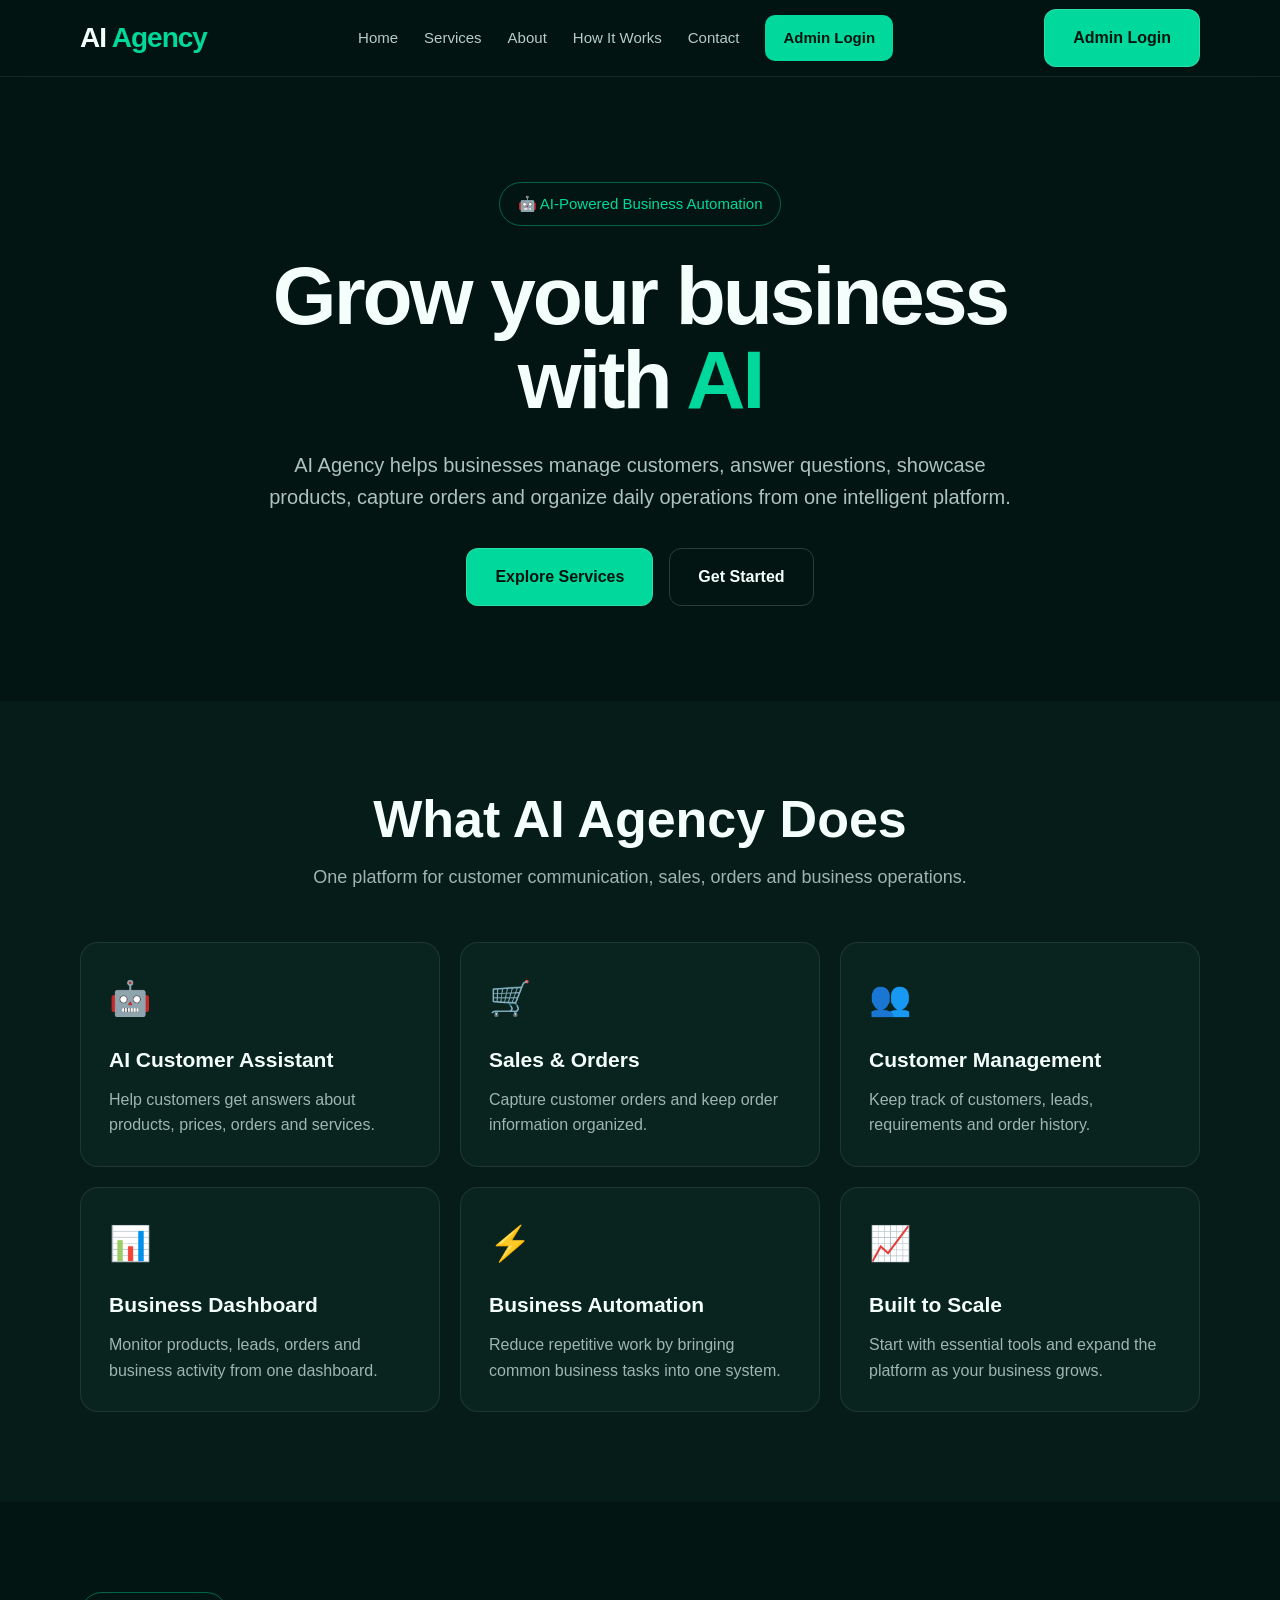
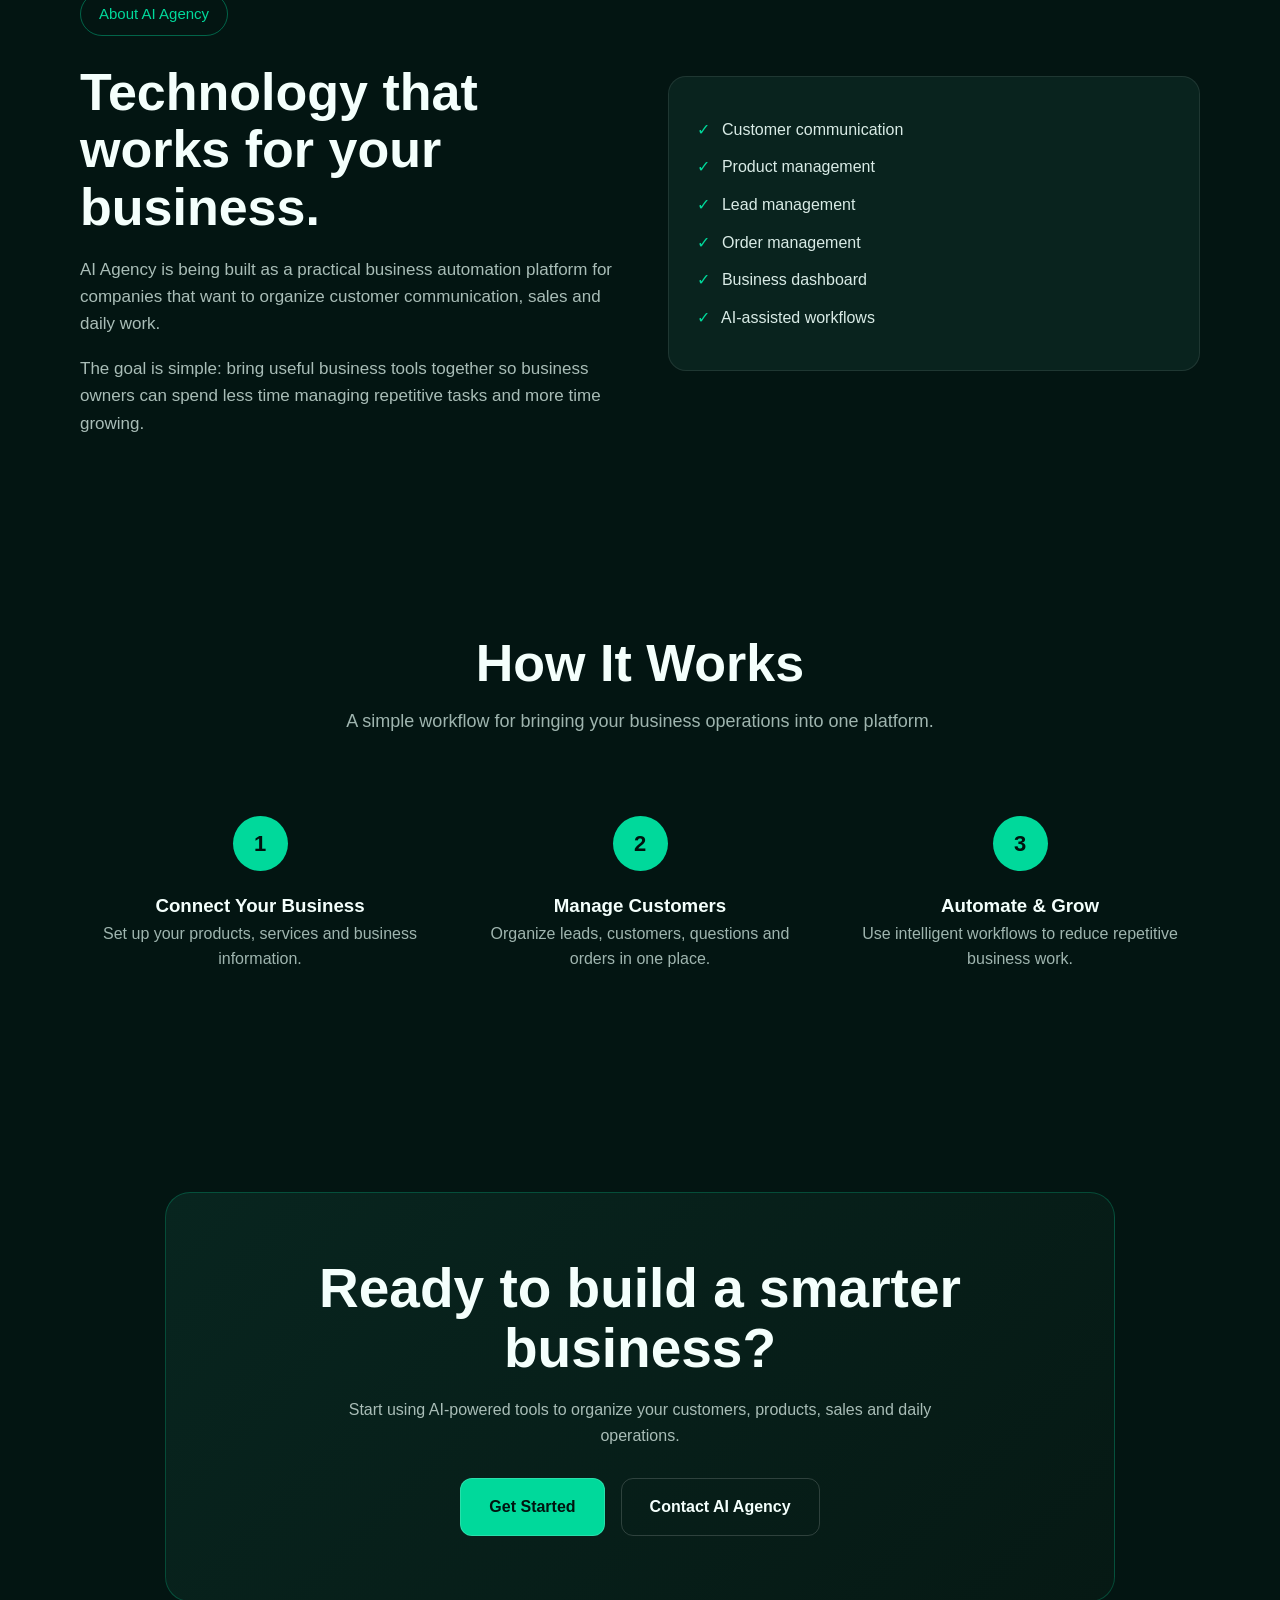
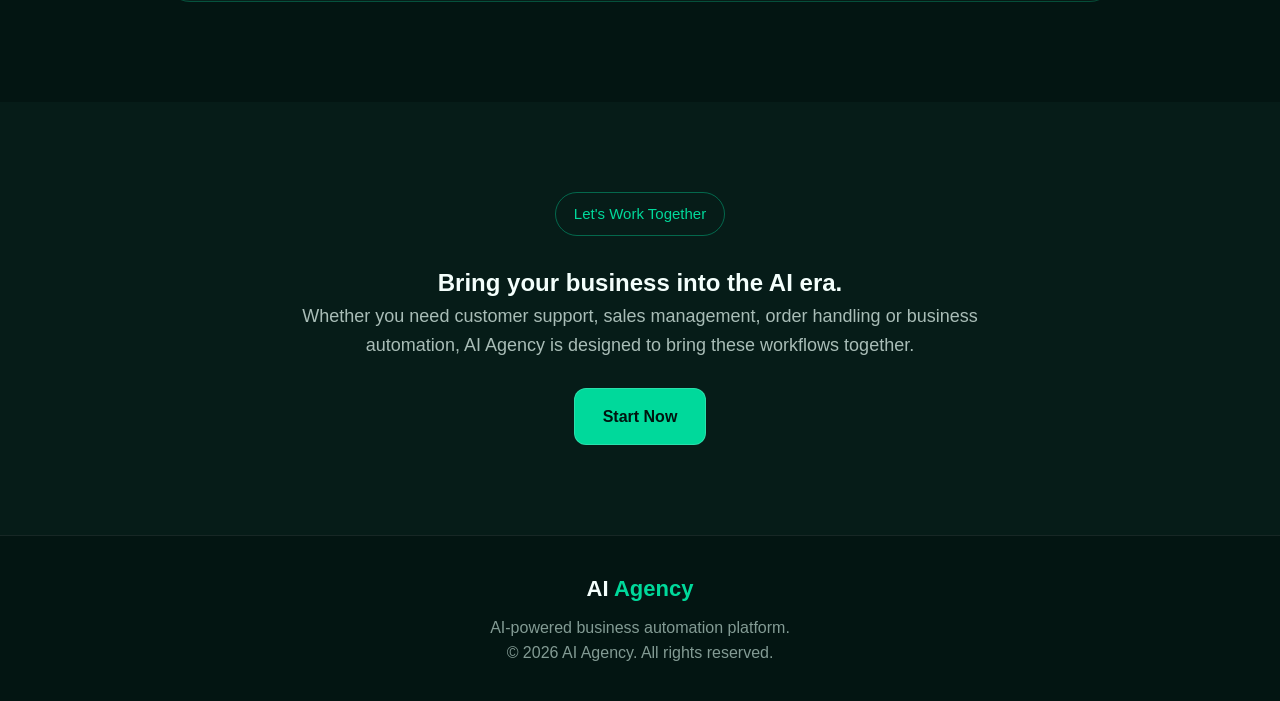
<file: templates/welcome.html>
<!DOCTYPE html>
<html lang="en">
<head>
<meta charset="UTF-8">
<meta name="viewport" content="width=device-width, initial-scale=1.0">
<title>AI Agency — AI Business Automation</title>
<meta name="description" content="AI Agency helps businesses manage customers, sales, orders and daily operations with intelligent automation.">

<style>
*{
    box-sizing:border-box;
    margin:0;
    padding:0;
}

html{
    scroll-behavior:smooth;
}

body{
    font-family:Arial,Helvetica,sans-serif;
    background:#031512;
    color:#f4fffc;
    line-height:1.6;
}

a{
    text-decoration:none;
    color:inherit;
}

.container{
    width:min(1120px,92%);
    margin:auto;
}

/* NAVBAR */
.navbar{
    position:sticky;
    top:0;
    z-index:1000;
    background:rgba(3,21,18,.94);
    border-bottom:1px solid rgba(255,255,255,.08);
    backdrop-filter:blur(12px);
}

.nav-inner{
    min-height:76px;
    display:flex;
    align-items:center;
    justify-content:space-between;
    gap:20px;
}

.logo{
    font-size:28px;
    font-weight:800;
    letter-spacing:-1px;
}

.logo span{
    color:#00d99b;
}

.nav-links{
    display:flex;
    align-items:center;
    gap:26px;
}

.nav-links a{
    color:#b8cbc6;
    font-size:15px;
}

.nav-links a:hover{
    color:#00d99b;
}

.nav-button{
    background:#00d99b;
    color:#00140f !important;
    padding:11px 18px;
    border-radius:10px;
    font-weight:700;
}

/* HERO */
.hero{
    padding:105px 0 95px;
    text-align:center;
}

.badge{
    display:inline-block;
    border:1px solid rgba(0,217,155,.4);
    color:#00d99b;
    border-radius:50px;
    padding:9px 18px;
    margin-bottom:28px;
    font-size:15px;
}

.hero h1{
    max-width:900px;
    margin:auto;
    font-size:clamp(48px,8vw,82px);
    line-height:1.02;
    letter-spacing:-3px;
}

.hero h1 span{
    color:#00d99b;
}

.hero p{
    max-width:760px;
    margin:28px auto 35px;
    color:#afc2bd;
    font-size:20px;
}

.buttons{
    display:flex;
    justify-content:center;
    gap:16px;
    flex-wrap:wrap;
}

.btn{
    display:inline-block;
    padding:15px 28px;
    border-radius:12px;
    font-weight:700;
    border:1px solid rgba(255,255,255,.16);
}

.btn-primary{
    background:#00d99b;
    color:#00140f;
}

.btn-secondary{
    color:#f4fffc;
}

.btn:hover{
    transform:translateY(-2px);
}

/* SECTIONS */
section{
    padding:90px 0;
}

.section-heading{
    text-align:center;
    margin-bottom:50px;
}

.section-heading h2{
    font-size:clamp(34px,5vw,52px);
    line-height:1.1;
    margin-bottom:15px;
}

.section-heading p{
    max-width:680px;
    margin:auto;
    color:#9fb5af;
    font-size:18px;
}

/* SERVICES */
.services{
    background:#061c18;
}

.grid{
    display:grid;
    grid-template-columns:repeat(3,1fr);
    gap:20px;
}

.card{
    background:#09231e;
    border:1px solid rgba(255,255,255,.09);
    border-radius:18px;
    padding:28px;
    transition:.2s;
}

.card:hover{
    transform:translateY(-5px);
    border-color:rgba(0,217,155,.35);
}

.icon{
    font-size:34px;
    margin-bottom:18px;
}

.card h3{
    font-size:21px;
    margin-bottom:10px;
}

.card p{
    color:#9fb5af;
}

/* ABOUT */
.about-grid{
    display:grid;
    grid-template-columns:1fr 1fr;
    gap:55px;
    align-items:center;
}

.about h2{
    font-size:clamp(34px,5vw,52px);
    line-height:1.1;
    margin-bottom:20px;
}

.about p{
    color:#a9bdb7;
    margin-bottom:18px;
    font-size:17px;
}

.check{
    margin:12px 0;
    color:#d9ebe6;
}

.check span{
    color:#00d99b;
    margin-right:8px;
}

/* HOW IT WORKS */
.steps{
    display:grid;
    grid-template-columns:repeat(3,1fr);
    gap:20px;
}

.step{
    text-align:center;
    padding:30px 20px;
}

.step-number{
    width:55px;
    height:55px;
    margin:0 auto 20px;
    border-radius:50%;
    display:flex;
    align-items:center;
    justify-content:center;
    background:#00d99b;
    color:#00140f;
    font-size:22px;
    font-weight:800;
}

.step p{
    color:#9fb5af;
}

/* CTA */
.cta{
    padding:100px 20px;
}

.cta-box{
    max-width:950px;
    margin:auto;
    text-align:center;
    padding:65px 30px;
    border:1px solid rgba(0,217,155,.25);
    border-radius:25px;
    background:linear-gradient(135deg,#08251f,#061914);
}

.cta-box h2{
    font-size:clamp(34px,5vw,55px);
    line-height:1.1;
    margin-bottom:18px;
}

.cta-box p{
    color:#a9bdb7;
    max-width:650px;
    margin:0 auto 30px;
}

/* CONTACT */
.contact{
    background:#061c18;
}

.contact-box{
    max-width:750px;
    margin:auto;
    text-align:center;
}

.contact-box p{
    color:#a9bdb7;
    font-size:18px;
    margin-bottom:28px;
}

/* FOOTER */
footer{
    border-top:1px solid rgba(255,255,255,.08);
    padding:35px 0;
    color:#839b94;
    text-align:center;
}

.footer-logo{
    color:#f4fffc;
    font-size:22px;
    font-weight:800;
    margin-bottom:8px;
}

.footer-logo span{
    color:#00d99b;
}

/* MOBILE */
@media(max-width:800px){
    .nav-links{
        display:none;
    }

    .hero{
        padding:75px 0 70px;
    }

    .hero h1{
        letter-spacing:-2px;
    }

    .hero p{
        font-size:17px;
    }

    .grid,
    .steps,
    .about-grid{
        grid-template-columns:1fr;
    }

    section{
        padding:70px 0;
    }
}
</style>
</head>

<body>

<header class="navbar">
    <div class="container nav-inner">
        <a href="#home" class="logo">AI <span>Agency</span></a>

        <nav class="nav-links">
            <a href="#home">Home</a>
            <a href="#services">Services</a>
            <a href="#about">About</a>
            <a href="#how">How It Works</a>
            <a href="#contact">Contact</a>
            <a href="/login" class="nav-button">Admin Login</a>
        </nav>

        <a href="/login" class="btn btn-primary">Admin Login</a>
    </div>
</header>

<main>

<section class="hero" id="home">
    <div class="container">
        <div class="badge">🤖 AI-Powered Business Automation</div>

        <h1>
            Grow your business with <span>AI</span>
        </h1>

        <p>
            AI Agency helps businesses manage customers, answer questions,
            showcase products, capture orders and organize daily operations
            from one intelligent platform.
        </p>

        <div class="buttons">
            <a href="#services" class="btn btn-primary">Explore Services</a>
            <a href="#contact" class="btn btn-secondary">Get Started</a>
        </div>
    </div>
</section>

<section class="services" id="services">
    <div class="container">

        <div class="section-heading">
            <h2>What AI Agency Does</h2>
            <p>
                One platform for customer communication, sales,
                orders and business operations.
            </p>
        </div>

        <div class="grid">

            <div class="card">
                <div class="icon">🤖</div>
                <h3>AI Customer Assistant</h3>
                <p>
                    Help customers get answers about products,
                    prices, orders and services.
                </p>
            </div>

            <div class="card">
                <div class="icon">🛒</div>
                <h3>Sales & Orders</h3>
                <p>
                    Capture customer orders and keep order
                    information organized.
                </p>
            </div>

            <div class="card">
                <div class="icon">👥</div>
                <h3>Customer Management</h3>
                <p>
                    Keep track of customers, leads, requirements
                    and order history.
                </p>
            </div>

            <div class="card">
                <div class="icon">📊</div>
                <h3>Business Dashboard</h3>
                <p>
                    Monitor products, leads, orders and business
                    activity from one dashboard.
                </p>
            </div>

            <div class="card">
                <div class="icon">⚡</div>
                <h3>Business Automation</h3>
                <p>
                    Reduce repetitive work by bringing common
                    business tasks into one system.
                </p>
            </div>

            <div class="card">
                <div class="icon">📈</div>
                <h3>Built to Scale</h3>
                <p>
                    Start with essential tools and expand the
                    platform as your business grows.
                </p>
            </div>

        </div>
    </div>
</section>

<section class="about" id="about">
    <div class="container about-grid">

        <div>
            <div class="badge">About AI Agency</div>
            <h2>Technology that works for your business.</h2>

            <p>
                AI Agency is being built as a practical business
                automation platform for companies that want to
                organize customer communication, sales and daily work.
            </p>

            <p>
                The goal is simple: bring useful business tools
                together so business owners can spend less time
                managing repetitive tasks and more time growing.
            </p>
        </div>

        <div class="card">
            <div class="check"><span>✓</span> Customer communication</div>
            <div class="check"><span>✓</span> Product management</div>
            <div class="check"><span>✓</span> Lead management</div>
            <div class="check"><span>✓</span> Order management</div>
            <div class="check"><span>✓</span> Business dashboard</div>
            <div class="check"><span>✓</span> AI-assisted workflows</div>
        </div>

    </div>
</section>

<section id="how">
    <div class="container">

        <div class="section-heading">
            <h2>How It Works</h2>
            <p>
                A simple workflow for bringing your business
                operations into one platform.
            </p>
        </div>

        <div class="steps">

            <div class="step">
                <div class="step-number">1</div>
                <h3>Connect Your Business</h3>
                <p>
                    Set up your products, services and business
                    information.
                </p>
            </div>

            <div class="step">
                <div class="step-number">2</div>
                <h3>Manage Customers</h3>
                <p>
                    Organize leads, customers, questions and orders
                    in one place.
                </p>
            </div>

            <div class="step">
                <div class="step-number">3</div>
                <h3>Automate & Grow</h3>
                <p>
                    Use intelligent workflows to reduce repetitive
                    business work.
                </p>
            </div>

        </div>
    </div>
</section>

<section class="cta">
    <div class="cta-box">
        <h2>Ready to build a smarter business?</h2>
        <p>
            Start using AI-powered tools to organize your
            customers, products, sales and daily operations.
        </p>

        <div class="buttons">
            <a href="/login" class="btn btn-primary">Get Started</a>
            <a href="#contact" class="btn btn-secondary">Contact AI Agency</a>
        </div>
    </div>
</section>

<section class="contact" id="contact">
    <div class="container contact-box">

        <div class="badge">Let's Work Together</div>

        <h2>Bring your business into the AI era.</h2>

        <p>
            Whether you need customer support, sales management,
            order handling or business automation, AI Agency is
            designed to bring these workflows together.
        </p>

        <a href="/login" class="btn btn-primary">Start Now</a>

    </div>
</section>

</main>

<footer>
    <div class="footer-logo">AI <span>Agency</span></div>
    <p>AI-powered business automation platform.</p>
    <p>© 2026 AI Agency. All rights reserved.</p>
</footer>

</body>
</html>
</file>
<file: static/style.css>
:root {
    --bg: #f7f9fc;
    --surface: #ffffff;
    --text: #111827;
    --muted: #667085;
    --primary: #2563eb;
    --primary-dark: #1d4ed8;
    --border: #e5e7eb;
    --radius: 14px;
    --shadow: 0 10px 30px rgba(15, 23, 42, 0.08);
}

* {
    box-sizing: border-box;
}

html {
    scroll-behavior: smooth;
}

body {
    margin: 0;
    font-family:
        Inter, system-ui, -apple-system, BlinkMacSystemFont,
        "Segoe UI", sans-serif;
    background: var(--bg);
    color: var(--text);
    line-height: 1.6;
}

a {
    color: var(--primary);
    text-decoration: none;
}

a:hover {
    text-decoration: underline;
}

button,
input,
textarea,
select {
    font: inherit;
}

button {
    cursor: pointer;
}

.container {
    width: min(1120px, calc(100% - 32px));
    margin: 0 auto;
}

.card {
    background: var(--surface);
    border: 1px solid var(--border);
    border-radius: var(--radius);
    box-shadow: var(--shadow);
    padding: 24px;
}

.btn,
button[type="submit"] {
    display: inline-flex;
    align-items: center;
    justify-content: center;
    gap: 8px;
    min-height: 46px;
    padding: 11px 20px;
    border: 0;
    border-radius: 10px;
    background: var(--primary);
    color: #fff;
    font-weight: 700;
    transition: 0.2s ease;
}

.btn:hover,
button[type="submit"]:hover {
    background: var(--primary-dark);
    transform: translateY(-1px);
    text-decoration: none;
}

input,
textarea,
select {
    width: 100%;
    padding: 12px 14px;
    border: 1px solid var(--border);
    border-radius: 10px;
    background: #fff;
    color: var(--text);
    outline: none;
}

input:focus,
textarea:focus,
select:focus {
    border-color: var(--primary);
    box-shadow: 0 0 0 3px rgba(37, 99, 235, 0.12);
}

label {
    display: inline-block;
    margin-bottom: 6px;
    font-weight: 700;
}

h1,
h2,
h3 {
    line-height: 1.2;
    letter-spacing: -0.02em;
}

.muted {
    color: var(--muted);
}

.brand {
    font-weight: 800;
    letter-spacing: -0.03em;
}

.badge {
    display: inline-flex;
    padding: 5px 10px;
    border-radius: 999px;
    background: #eff6ff;
    color: #1d4ed8;
    font-size: 13px;
    font-weight: 700;
}

.navbar {
    position: sticky;
    top: 0;
    z-index: 100;
    background: rgba(255,255,255,0.94);
    backdrop-filter: blur(12px);
    border-bottom: 1px solid var(--border);
}

.navbar-inner {
    min-height: 68px;
    display: flex;
    align-items: center;
    justify-content: space-between;
    gap: 20px;
}

.nav-links {
    display: flex;
    align-items: center;
    gap: 18px;
    flex-wrap: wrap;
}

.hero {
    padding: 80px 0 60px;
}

.hero h1 {
    max-width: 760px;
    font-size: clamp(38px, 7vw, 68px);
    margin: 12px 0 20px;
}

.hero p {
    max-width: 700px;
    font-size: 19px;
    color: var(--muted);
}

.grid {
    display: grid;
    gap: 20px;
}

.grid-3 {
    grid-template-columns: repeat(3, minmax(0, 1fr));
}

.grid-2 {
    grid-template-columns: repeat(2, minmax(0, 1fr));
}

.section {
    padding: 56px 0;
}

footer {
    margin-top: 60px;
    padding: 32px 0;
    border-top: 1px solid var(--border);
    color: var(--muted);
}

@media (max-width: 800px) {
    .navbar-inner {
        align-items: flex-start;
        flex-direction: column;
        padding: 14px 0;
    }

    .nav-links {
        width: 100%;
        gap: 12px;
    }

    .hero {
        padding: 52px 0 36px;
    }

    .grid-3,
    .grid-2 {
        grid-template-columns: 1fr;
    }

    .card {
        padding: 18px;
    }
}
</file>
